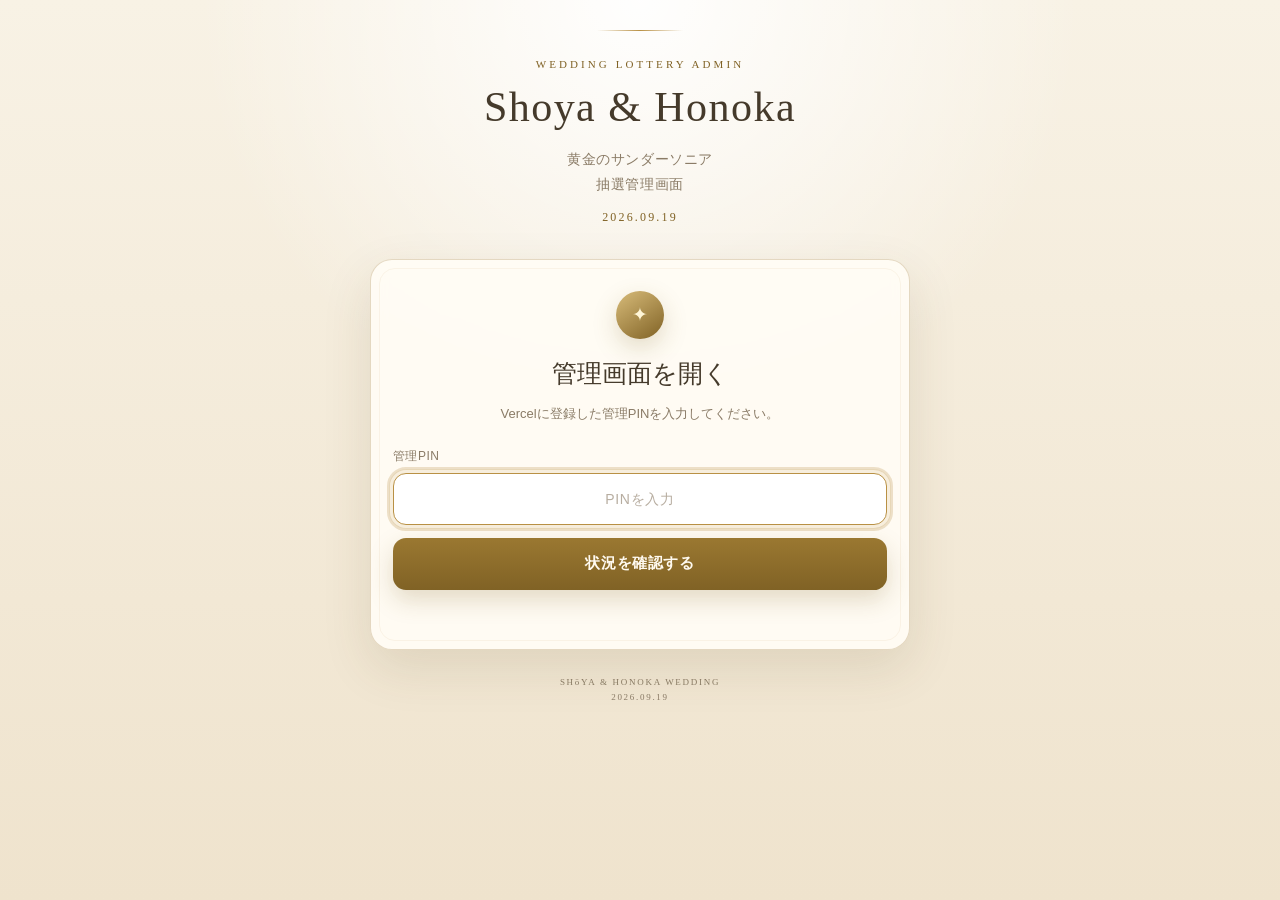
<file: admin.html>
<!DOCTYPE html>
<html lang="ja">
<head>
  <meta charset="UTF-8">

  <meta
    name="viewport"
    content="width=device-width, initial-scale=1, viewport-fit=cover"
  >

  <meta
    name="robots"
    content="noindex, nofollow, noarchive"
  >

  <meta
    name="theme-color"
    content="#f8f2e5"
  >

  <title>Wedding Lottery Admin</title>

  <link
    rel="stylesheet"
    href="admin.css"
  >
</head>

<body>

  <main class="admin-page">

    <!-- ヘッダー -->
    <header class="admin-header">

     <p
  id="modeLabel"
  class="admin-eyebrow"
>
  WEDDING LOTTERY ADMIN
</p>

      <h1>
        Shoya &amp; Honoka
      </h1>

      <p class="admin-subtitle">
        黄金のサンダーソニア<br>
        抽選管理画面
      </p>

      <p class="admin-date">
        2026.09.19
      </p>

    </header>


    <!-- ログイン画面 -->
    <section
      id="loginCard"
      class="admin-card login-card"
      aria-labelledby="loginTitle"
    >

      <div
        class="login-symbol"
        aria-hidden="true"
      >
        ✦
      </div>

      <h2
        id="loginTitle"
        class="section-title"
      >
        管理画面を開く
      </h2>

      <p class="section-description">
        Vercelに登録した管理PINを入力してください。
      </p>

      <label
        class="field-label"
        for="adminPin"
      >
        管理PIN
      </label>

      <input
        id="adminPin"
        class="pin-input"
        type="password"
        inputmode="numeric"
        autocomplete="off"
        maxlength="20"
        placeholder="PINを入力"
      >

      <button
        id="loginButton"
        class="primary-button"
        type="button"
      >
        状況を確認する
      </button>

      <p
        id="loginMessage"
        class="message"
        aria-live="polite"
      ></p>

    </section>


    <!-- 管理画面本体 -->
    <div
      id="adminDashboard"
      class="admin-dashboard hidden"
    >

      <!-- イベント情報 -->
      <section
        class="admin-card event-card"
        aria-labelledby="eventSectionTitle"
      >

        <div class="section-heading-row">

          <div>

            <p class="section-label">
              CURRENT EVENT
            </p>

            <h2
              id="eventSectionTitle"
              class="section-title"
            >
              本番イベント
            </h2>

          </div>

          <div
            id="statusBadge"
            class="status-badge waiting"
          >
            確認中
          </div>

        </div>

        <p
          id="eventName"
          class="event-name"
        >
          —
        </p>

        <div class="event-information">

          <div class="information-row">

            <span class="information-label">
              受付開始
            </span>

            <span
              id="startsAt"
              class="information-value"
            >
              —
            </span>

          </div>

          <div class="information-row">

            <span class="information-label">
              最終締切
            </span>

            <span
              id="endsAt"
              class="information-value"
            >
              —
            </span>

          </div>

          <div class="information-row">

            <span class="information-label">
              抽選状態
            </span>

            <span
              id="drawStatus"
              class="information-value"
            >
              —
            </span>

          </div>

        </div>

      </section>


      <!-- 参加状況 -->
      <section
        class="admin-card"
        aria-labelledby="participantSectionTitle"
      >

        <div class="section-heading-row">

          <div>

            <p class="section-label">
              LIVE STATUS
            </p>

            <h2
              id="participantSectionTitle"
              class="section-title"
            >
              参加状況
            </h2>

          </div>

          <button
            id="refreshButton"
            class="small-button"
            type="button"
          >
            更新
          </button>

        </div>

        <div class="statistics-grid">

          <div class="statistics-card">

            <span
              id="participantCount"
              class="statistics-number"
            >
              0
            </span>

            <span class="statistics-label">
              本番参加者
            </span>

          </div>

          <div class="statistics-card featured">

            <span
              id="sandersoniaCount"
              class="statistics-number"
            >
              0
            </span>

            <span class="statistics-label">
              サンダーソニア
            </span>

          </div>

        </div>

        <p
          id="statusMessage"
          class="message"
          aria-live="polite"
        ></p>

      </section>


      <!-- 抽選操作 -->
      <section
        id="drawCard"
        class="admin-card draw-card"
        aria-labelledby="drawSectionTitle"
      >

        <p class="section-label">
          GOLDEN BLOOM DRAW
        </p>

        <h2
          id="drawSectionTitle"
          class="section-title"
        >
          黄金の一輪を選ぶ
        </h2>

        <div class="warning-box">

          <span
            class="warning-icon"
            aria-hidden="true"
          >
            !
          </span>

          <p>
            ボタンを長押しすると、受付を即時締め切り、
            本番参加者のサンダーソニアから最大3名を抽選します。
            抽選結果は変更できません。
          </p>

        </div>

        <button
          id="drawButton"
          class="draw-button"
          type="button"
        >

          <span
            class="draw-progress"
            aria-hidden="true"
          ></span>

          <span class="draw-button-content">

            <span
              class="draw-icon"
              aria-hidden="true"
            >
              ✦
            </span>

            <span class="draw-main-text">
              3秒長押しで抽選
            </span>

            <span class="draw-sub-text">
              受付終了と抽選を同時に実行します
            </span>

          </span>

        </button>

        <p
          id="drawMessage"
          class="message"
          aria-live="polite"
        ></p>

      </section>


      <!-- 当選者 -->
      <section
        id="winnerCard"
        class="admin-card winner-section"
        aria-labelledby="winnerSectionTitle"
      >

        <p class="section-label">
          GOLDEN WINNERS
        </p>

        <h2
          id="winnerSectionTitle"
          class="section-title"
        >
          当選者
        </h2>

        <div
          id="emptyWinnerMessage"
          class="empty-winner-message"
        >

          <span
            class="empty-winner-symbol"
            aria-hidden="true"
          >
            ✦
          </span>

          <p>
            まだ抽選されていません。
          </p>

        </div>

        <div
          id="winners"
          class="winner-list"
          aria-live="polite"
        ></div>

      </section>


      <!-- ログアウト -->
      <button
  id="resetRehearsalButton"
  class="logout-button hidden"
  type="button"
>
  リハーサルを初期状態へ戻す
</button>
      <button
        id="logoutButton"
        class="logout-button"
        type="button"
      >
        管理画面を閉じる
      </button>

    </div>


    <footer class="admin-footer">

      <p>
        SHōYA &amp; HONOKA WEDDING
      </p>

      <p>
        2026.09.19
      </p>

    </footer>

  </main>


  <!-- 抽選完了演出 -->
  <div
    id="celebrationOverlay"
    class="celebration-overlay hidden"
    aria-hidden="true"
  >

    <div class="celebration-light"></div>

    <div class="celebration-stars">

      <span>✦</span>
      <span>✧</span>
      <span>✦</span>
      <span>✧</span>
      <span>✦</span>
      <span>✧</span>
      <span>✦</span>
      <span>✧</span>

    </div>

    <div class="celebration-content">

      <p class="celebration-english">
        THE GOLDEN BLOOMS
      </p>

      <div
        class="celebration-symbol"
        aria-hidden="true"
      >
        ✦
      </div>

      <h2>
        抽選完了
      </h2>

      <p>
        黄金のサンダーソニアが<br>
        3輪、咲きました。
      </p>

    </div>

  </div>


  <script src="admin.js"></script>

</body>
</html>
</file>
<file: admin.css>
:root {
  --background: #f8f2e5;
  --background-deep: #efe3cd;

  --card: rgba(255, 252, 245, 0.94);
  --card-solid: #fffaf0;

  --text: #453a2b;
  --muted: #8a7b66;

  --border: rgba(166, 132, 76, 0.3);

  --gold: #b99145;
  --gold-light: #d8bc7a;
  --gold-dark: #806225;

  --green: #55725b;
  --green-soft: rgba(85, 114, 91, 0.12);

  --red: #98584e;
  --red-soft: rgba(152, 88, 78, 0.1);

  --shadow:
    0 18px 50px
    rgba(84, 63, 28, 0.12);

  --shadow-strong:
    0 24px 70px
    rgba(84, 63, 28, 0.18);
}

* {
  box-sizing: border-box;
}

html {
  min-height: 100%;
  background: var(--background);
  scroll-behavior: smooth;
}

body {
  margin: 0;
  min-height: 100vh;

  color: var(--text);

  background:
    radial-gradient(
      circle at top,
      rgba(255, 255, 255, 0.95),
      transparent 40%
    ),
    linear-gradient(
      180deg,
      var(--background) 0%,
      var(--background-deep) 100%
    );

  font-family:
    -apple-system,
    BlinkMacSystemFont,
    "Hiragino Sans",
    "Yu Gothic",
    "YuGothic",
    sans-serif;

  -webkit-font-smoothing: antialiased;
  text-rendering: optimizeLegibility;
}

button,
input {
  font: inherit;
}

button {
  touch-action: manipulation;
}

button,
input {
  -webkit-tap-highlight-color: transparent;
}

button:focus-visible,
input:focus-visible {
  outline:
    3px solid
    rgba(185, 145, 69, 0.25);

  outline-offset: 3px;
}

.hidden {
  display: none !important;
}

/* =====================================================
   PAGE
===================================================== */

.admin-page {
  position: relative;

  width: min(680px, 100%);
  min-height: 100vh;

  margin: 0 auto;

  padding:
    max(30px, env(safe-area-inset-top))
    18px
    max(46px, env(safe-area-inset-bottom));
}

/* =====================================================
   HEADER
===================================================== */

.admin-header {
  position: relative;

  margin-bottom: 26px;

  padding:
    28px
    18px
    8px;

  text-align: center;
}

.admin-header::before {
  position: absolute;
  left: 50%;
  top: 0;

  width: 86px;
  height: 1px;

  background:
    linear-gradient(
      90deg,
      transparent,
      var(--gold),
      transparent
    );

  transform: translateX(-50%);

  content: "";
}

.admin-eyebrow {
  margin: 0 0 11px;

  color: var(--gold-dark);

  font-family:
    Georgia,
    "Times New Roman",
    serif;

  font-size: 11px;
  letter-spacing: 0.28em;
}

.admin-header h1 {
  margin: 0;

  font-family:
    Georgia,
    "Times New Roman",
    serif;

  font-size:
    clamp(
      29px,
      7.4vw,
      42px
    );

  font-weight: 500;
  line-height: 1.25;
  letter-spacing: 0.035em;
}

.admin-subtitle {
  margin: 13px 0 0;

  color: var(--muted);

  font-size: 14px;
  line-height: 1.8;
  letter-spacing: 0.04em;
}

.admin-date {
  margin: 13px 0 0;

  color: var(--gold-dark);

  font-family:
    Georgia,
    "Times New Roman",
    serif;

  font-size: 12px;
  letter-spacing: 0.18em;
}

/* =====================================================
   COMMON CARD
===================================================== */

.admin-card {
  position: relative;

  padding:
    25px
    21px;

  overflow: hidden;

  background: var(--card);

  border:
    1px solid
    var(--border);

  border-radius: 22px;

  box-shadow:
    var(--shadow);

  backdrop-filter:
    blur(8px);
}

.admin-card::after {
  position: absolute;
  inset: 8px;

  pointer-events: none;

  border:
    1px solid
    rgba(185, 145, 69, 0.08);

  border-radius: 16px;

  content: "";
}

.admin-card + .admin-card {
  margin-top: 18px;
}

.admin-dashboard {
  animation:
    dashboardReveal
    0.5s
    ease
    both;
}

@keyframes dashboardReveal {
  from {
    opacity: 0;
    transform:
      translateY(8px);
  }

  to {
    opacity: 1;
    transform:
      translateY(0);
  }
}

.section-heading-row {
  position: relative;
  z-index: 1;

  display: flex;
  align-items: flex-start;
  justify-content: space-between;

  gap: 15px;

  margin-bottom: 18px;
}

.section-label {
  position: relative;
  z-index: 1;

  margin: 0 0 6px;

  color: var(--gold-dark);

  font-family:
    Georgia,
    "Times New Roman",
    serif;

  font-size: 10px;
  letter-spacing: 0.22em;
}

.section-title {
  position: relative;
  z-index: 1;

  margin: 0;

  font-family:
    Georgia,
    "Times New Roman",
    serif;

  font-size:
    clamp(
      20px,
      5vw,
      25px
    );

  font-weight: 500;
  line-height: 1.4;
}

.section-description {
  position: relative;
  z-index: 1;

  margin:
    11px
    0
    21px;

  color: var(--muted);

  font-size: 13px;
  line-height: 1.9;
}

/* =====================================================
   LOGIN
===================================================== */

.login-card {
  max-width: 540px;

  margin:
    0
    auto;

  padding:
    31px
    22px
    27px;

  text-align: center;
}

.login-symbol {
  position: relative;
  z-index: 1;

  display: grid;
  place-items: center;

  width: 48px;
  height: 48px;

  margin:
    0
    auto
    17px;

  color: #fff6d7;

  background:
    linear-gradient(
      145deg,
      var(--gold-light),
      var(--gold-dark)
    );

  border-radius: 50%;

  box-shadow:
    0 9px 24px
    rgba(128, 98, 37, 0.22);

  font-family:
    Georgia,
    "Times New Roman",
    serif;

  font-size: 19px;
}

.field-label {
  position: relative;
  z-index: 1;

  display: block;

  margin-bottom: 8px;

  color: var(--muted);

  text-align: left;

  font-size: 12px;
  letter-spacing: 0.04em;
}

.pin-input {
  position: relative;
  z-index: 1;

  width: 100%;
  min-height: 52px;

  padding:
    14px
    16px;

  color: var(--text);

  background:
    rgba(255, 255, 255, 0.88);

  border:
    1px solid
    var(--border);

  border-radius: 13px;

  outline: none;

  text-align: center;

  font-size: 18px;
  letter-spacing: 0.2em;

  transition:
    border-color 0.18s,
    box-shadow 0.18s,
    background 0.18s;
}

.pin-input::placeholder {
  color:
    rgba(138, 123, 102, 0.62);

  font-size: 14px;
  letter-spacing: 0.05em;
}

.pin-input:focus {
  background: #fff;

  border-color:
    var(--gold);

  box-shadow:
    0 0 0 4px
    rgba(185, 145, 69, 0.12);
}

/* =====================================================
   BUTTONS
===================================================== */

.primary-button,
.small-button,
.logout-button {
  position: relative;
  z-index: 1;

  border: none;

  cursor: pointer;

  transition:
    transform 0.16s,
    opacity 0.16s,
    box-shadow 0.16s;
}

.primary-button {
  width: 100%;
  min-height: 52px;

  margin-top: 13px;

  padding:
    14px
    18px;

  color: #fffaf0;

  background:
    linear-gradient(
      180deg,
      #9a7831,
      var(--gold-dark)
    );

  border-radius: 13px;

  box-shadow:
    0 10px 25px
    rgba(128, 98, 37, 0.22);

  font-size: 15px;
  font-weight: 700;
  letter-spacing: 0.04em;
}

.primary-button:active,
.small-button:active,
.logout-button:active {
  transform:
    translateY(1px)
    scale(0.99);
}

.primary-button:disabled,
.small-button:disabled,
.logout-button:disabled {
  opacity: 0.52;
  cursor: default;
  box-shadow: none;
}

.small-button {
  flex: 0 0 auto;

  min-width: 68px;
  min-height: 38px;

  padding:
    9px
    14px;

  color: var(--text);

  background:
    rgba(255, 255, 255, 0.78);

  border:
    1px solid
    var(--border);

  border-radius: 999px;

  font-size: 12px;
}

.logout-button {
  display: block;

  width: 100%;
  min-height: 48px;

  margin-top: 18px;

  color: var(--muted);

  background: transparent;

  border:
    1px solid
    rgba(138, 123, 102, 0.25);

  border-radius: 13px;

  font-size: 13px;
}

/* =====================================================
   EVENT CARD
===================================================== */

.event-card {
  background:
    linear-gradient(
      180deg,
      rgba(255, 252, 245, 0.97),
      rgba(249, 240, 220, 0.94)
    );
}

.event-name {
  position: relative;
  z-index: 1;

  margin:
    0
    0
    20px;

  color: var(--text);

  font-family:
    Georgia,
    "Times New Roman",
    serif;

  font-size:
    clamp(
      21px,
      5.4vw,
      28px
    );

  font-weight: 500;
  line-height: 1.45;
}

.status-badge {
  position: relative;
  z-index: 1;

  display: inline-flex;
  align-items: center;

  gap: 7px;

  min-height: 34px;

  padding:
    7px
    12px;

  border-radius: 999px;

  font-size: 12px;
  white-space: nowrap;
}

.status-badge::before {
  width: 8px;
  height: 8px;

  border-radius: 50%;

  background: currentColor;

  content: "";
}

.status-badge.open {
  color: var(--green);
  background: var(--green-soft);
}

.status-badge.waiting {
  color: var(--gold-dark);

  background:
    rgba(185, 145, 69, 0.12);
}

.status-badge.closed {
  color: var(--red);
  background: var(--red-soft);
}

.event-information {
  position: relative;
  z-index: 1;

  overflow: hidden;

  background:
    rgba(255, 255, 255, 0.5);

  border:
    1px solid
    rgba(166, 132, 76, 0.18);

  border-radius: 15px;
}

.information-row {
  display: flex;
  align-items: flex-start;
  justify-content: space-between;

  gap: 14px;

  padding:
    14px
    15px;
}

.information-row + .information-row {
  border-top:
    1px solid
    rgba(166, 132, 76, 0.16);
}

.information-label {
  flex: 0 0 auto;

  color: var(--muted);

  font-size: 12px;
}

.information-value {
  text-align: right;

  font-size: 13px;
  font-weight: 600;
  line-height: 1.5;
}

/* =====================================================
   STATISTICS
===================================================== */

.statistics-grid {
  position: relative;
  z-index: 1;

  display: grid;

  grid-template-columns:
    repeat(2, minmax(0, 1fr));

  gap: 12px;
}

.statistics-card {
  display: flex;
  min-height: 118px;

  padding:
    18px
    12px;

  flex-direction: column;
  align-items: center;
  justify-content: center;

  background:
    rgba(255, 255, 255, 0.68);

  border:
    1px solid
    rgba(166, 132, 76, 0.2);

  border-radius: 16px;

  text-align: center;

  box-shadow:
    0 8px 22px
    rgba(84, 63, 28, 0.07);
}

.statistics-card.featured {
  background:
    radial-gradient(
      circle at top,
      rgba(255, 249, 217, 0.98),
      rgba(236, 213, 147, 0.5)
    );

  border-color:
    rgba(185, 145, 69, 0.42);
}

.statistics-number {
  display: block;

  margin-bottom: 8px;

  color: var(--gold-dark);

  font-family:
    Georgia,
    "Times New Roman",
    serif;

  font-size: 39px;
  line-height: 1;
}

.statistics-label {
  color: var(--muted);

  font-size: 12px;
  line-height: 1.5;
}


/* =====================================================
   MESSAGE
===================================================== */

.message {
  position: relative;
  z-index: 1;

  min-height: 1.5em;

  margin:
    14px
    0
    0;

  color: var(--muted);

  text-align: center;

  font-size: 12px;
  line-height: 1.7;
}

.message.error {
  color: var(--red);
}

.message.success {
  color: var(--green);
}


/* =====================================================
   DRAW CARD
===================================================== */

.draw-card {
  background:
    radial-gradient(
      circle at 50% 0%,
      rgba(255, 251, 225, 0.98),
      rgba(250, 240, 216, 0.96) 66%
    );

  border-color:
    rgba(185, 145, 69, 0.48);
}

.warning-box {
  position: relative;
  z-index: 1;

  display: flex;
  align-items: flex-start;

  gap: 11px;

  margin:
    18px
    0;

  padding: 14px;

  color: #745a35;

  background:
    rgba(185, 145, 69, 0.09);

  border:
    1px solid
    rgba(185, 145, 69, 0.24);

  border-radius: 13px;
}

.warning-icon {
  display: grid;
  flex: 0 0 26px;

  width: 26px;
  height: 26px;

  place-items: center;

  color: #fffaf0;

  background:
    var(--gold-dark);

  border-radius: 50%;

  font-family:
    Georgia,
    "Times New Roman",
    serif;

  font-size: 13px;
  font-weight: 700;
}

.warning-box p {
  margin: 0;

  font-size: 12px;
  line-height: 1.8;
}

.draw-button {
  position: relative;
  z-index: 1;

  width: 100%;
  min-height: 86px;

  padding: 0;

  overflow: hidden;

  color: #fff8dc;

  background:
    linear-gradient(
      135deg,
      #9d742b 0%,
      #76531d 52%,
      #4e3612 100%
    );

  border:
    1px solid
    rgba(255, 232, 156, 0.28);

  border-radius: 17px;

  box-shadow:
    0 12px 29px
    rgba(91, 61, 17, 0.25),
    inset 0 0 32px
    rgba(255, 235, 169, 0.05);

  cursor: pointer;

  user-select: none;
  -webkit-user-select: none;

  transition:
    transform 0.15s,
    opacity 0.15s,
    box-shadow 0.15s;
}

.draw-button:active:not(:disabled) {
  transform:
    scale(0.993);
}

.draw-button:disabled {
  color:
    rgba(255, 255, 255, 0.72);

  background:
    linear-gradient(
      180deg,
      #9c927e,
      #7c7466
    );

  border-color:
    rgba(255, 255, 255, 0.12);

  box-shadow: none;

  cursor: default;
}

.draw-progress {
  position: absolute;
  inset:
    0
    auto
    0
    0;

  width:
    var(--hold-progress, 0%);

  pointer-events: none;

  background:
    linear-gradient(
      90deg,
      rgba(255, 226, 118, 0.13),
      rgba(255, 232, 145, 0.5)
    );

  box-shadow:
    0 0 30px
    rgba(255, 214, 85, 0.2);
}

.draw-button-content {
  position: relative;
  z-index: 1;

  display: flex;
  min-height: 86px;

  padding: 14px;

  flex-direction: column;
  align-items: center;
  justify-content: center;
}

.draw-icon {
  margin-bottom: 4px;

  color: #ffe9a3;

  font-size: 15px;
}

.draw-main-text {
  font-size: 16px;
  font-weight: 700;
  letter-spacing: 0.04em;
}

.draw-sub-text {
  margin-top: 4px;

  opacity: 0.78;

  font-size: 10px;
  line-height: 1.5;
}


/* =====================================================
   WINNERS
===================================================== */

.winner-section {
  min-height: 180px;
}

.empty-winner-message {
  position: relative;
  z-index: 1;

  display: flex;

  padding:
    29px
    16px;

  flex-direction: column;
  align-items: center;

  color: var(--muted);

  border:
    1px dashed
    rgba(166, 132, 76, 0.34);

  border-radius: 14px;

  text-align: center;
}

.empty-winner-symbol {
  margin-bottom: 9px;

  color: var(--gold);

  font-size: 18px;
}

.empty-winner-message p {
  margin: 0;

  font-size: 12px;
}

.winner-list {
  position: relative;
  z-index: 1;

  display: grid;
  gap: 11px;
}

.winner {
  display: flex;
  align-items: center;

  gap: 14px;

  padding: 15px;

  background:
    linear-gradient(
      135deg,
      rgba(255, 252, 231, 0.98),
      rgba(239, 216, 151, 0.55)
    );

  border:
    1px solid
    rgba(185, 145, 69, 0.4);

  border-radius: 15px;

  box-shadow:
    0 7px 18px
    rgba(101, 72, 26, 0.09);

  animation:
    winnerReveal
    0.55s
    ease
    both;
}

.winner:nth-child(2) {
  animation-delay: 0.12s;
}

.winner:nth-child(3) {
  animation-delay: 0.24s;
}

@keyframes winnerReveal {
  from {
    opacity: 0;

    transform:
      translateY(9px)
      scale(0.98);
  }

  to {
    opacity: 1;

    transform:
      translateY(0)
      scale(1);
  }
}

.winner-number {
  display: grid;
  flex: 0 0 40px;

  width: 40px;
  height: 40px;

  place-items: center;

  color: #fff9e8;

  background:
    linear-gradient(
      180deg,
      #ae8437,
      #79581f
    );

  border-radius: 50%;

  box-shadow:
    0 5px 12px
    rgba(105, 73, 21, 0.22);

  font-family:
    Georgia,
    "Times New Roman",
    serif;

  font-size: 16px;
}

.winner-name {
  min-width: 0;

  overflow-wrap: anywhere;

  font-size: 16px;
  font-weight: 700;
  line-height: 1.5;
}


/* =====================================================
   FOOTER
===================================================== */

.admin-footer {
  margin-top: 27px;

  color: var(--muted);

  text-align: center;
}

.admin-footer p {
  margin:
    5px
    0;

  font-family:
    Georgia,
    "Times New Roman",
    serif;

  font-size: 9px;
  letter-spacing: 0.19em;
}


/* =====================================================
   CELEBRATION OVERLAY
===================================================== */

.celebration-overlay {
  position: fixed;
  inset: 0;
  z-index: 1000;

  display: grid;
  place-items: center;

  overflow: hidden;

  background:
    radial-gradient(
      circle at center,
      rgba(255, 245, 185, 0.97) 0%,
      rgba(196, 143, 46, 0.94) 32%,
      rgba(79, 48, 12, 0.97) 72%,
      rgba(28, 16, 5, 0.99) 100%
    );

  animation:
    overlayReveal
    0.55s
    ease
    both;
}

@keyframes overlayReveal {
  from {
    opacity: 0;
  }

  to {
    opacity: 1;
  }
}

.celebration-light {
  position: absolute;
  left: 50%;
  top: 50%;

  width: 500px;
  height: 500px;

  background:
    radial-gradient(
      circle,
      rgba(255, 255, 225, 0.9) 0%,
      rgba(255, 225, 119, 0.35) 36%,
      transparent 70%
    );

  border-radius: 50%;

  transform:
    translate(-50%, -50%);

  animation:
    celebrationLightPulse
    2s
    ease-in-out
    infinite;
}

@keyframes celebrationLightPulse {
  0%,
  100% {
    opacity: 0.65;

    transform:
      translate(-50%, -50%)
      scale(0.9);
  }

  50% {
    opacity: 1;

    transform:
      translate(-50%, -50%)
      scale(1.12);
  }
}

.celebration-stars {
  position: absolute;
  inset: 0;

  pointer-events: none;
}

.celebration-stars span {
  position: absolute;

  color:
    rgba(255, 244, 190, 0.95);

  text-shadow:
    0 0 12px
    rgba(255, 205, 61, 0.8);

  animation:
    celebrationStarFloat
    3.8s
    ease-in-out
    infinite;
}

.celebration-stars span:nth-child(1) {
  left: 12%;
  top: 12%;

  font-size: 18px;
}

.celebration-stars span:nth-child(2) {
  right: 14%;
  top: 17%;

  font-size: 12px;
  animation-delay: 0.4s;
}

.celebration-stars span:nth-child(3) {
  left: 8%;
  top: 46%;

  font-size: 14px;
  animation-delay: 0.8s;
}

.celebration-stars span:nth-child(4) {
  right: 9%;
  top: 53%;

  font-size: 20px;
  animation-delay: 1.2s;
}

.celebration-stars span:nth-child(5) {
  left: 20%;
  bottom: 13%;

  font-size: 13px;
  animation-delay: 1.6s;
}

.celebration-stars span:nth-child(6) {
  right: 19%;
  bottom: 11%;

  font-size: 18px;
  animation-delay: 2s;
}

.celebration-stars span:nth-child(7) {
  left: 43%;
  top: 8%;

  font-size: 10px;
  animation-delay: 2.4s;
}

.celebration-stars span:nth-child(8) {
  right: 41%;
  bottom: 8%;

  font-size: 12px;
  animation-delay: 2.8s;
}

@keyframes celebrationStarFloat {
  0%,
  100% {
    opacity: 0.32;

    transform:
      translateY(6px)
      scale(0.85);
  }

  50% {
    opacity: 1;

    transform:
      translateY(-8px)
      scale(1.18);
  }
}

.celebration-content {
  position: relative;
  z-index: 2;

  width:
    min(
      430px,
      calc(100% - 40px)
    );

  padding:
    34px
    22px;

  color: #fff6ce;

  text-align: center;

  border:
    1px solid
    rgba(255, 234, 156, 0.5);

  background:
    rgba(45, 27, 8, 0.46);

  border-radius: 22px;

  box-shadow:
    0 0 80px
    rgba(255, 196, 51, 0.3);

  backdrop-filter:
    blur(6px);

  animation:
    celebrationContentReveal
    0.8s
    0.25s
    cubic-bezier(.2, .8, .2, 1)
    both;
}

@keyframes celebrationContentReveal {
  from {
    opacity: 0;

    transform:
      translateY(18px)
      scale(0.94);
  }

  to {
    opacity: 1;

    transform:
      translateY(0)
      scale(1);
  }
}

.celebration-english {
  margin:
    0
    0
    17px;

  color: #ffe7a1;

  font-family:
    Georgia,
    "Times New Roman",
    serif;

  font-size: 10px;
  letter-spacing: 0.24em;
}

.celebration-symbol {
  margin-bottom: 12px;

  color: #ffe79e;

  font-size: 34px;

  text-shadow:
    0 0 25px
    rgba(255, 220, 95, 0.8);
}

.celebration-content h2 {
  margin:
    0
    0
    13px;

  font-family:
    Georgia,
    "Times New Roman",
    serif;

  font-size:
    clamp(
      30px,
      9vw,
      44px
    );

  font-weight: 500;
  letter-spacing: 0.08em;

  text-shadow:
    0 0 22px
    rgba(255, 225, 118, 0.42);
}

.celebration-content > p:last-child {
  margin: 0;

  font-size: 14px;
  line-height: 2;
}


/* =====================================================
   RESPONSIVE
===================================================== */

@media (max-width: 480px) {

  .admin-page {
    padding-left: 13px;
    padding-right: 13px;
  }

  .admin-card {
    padding:
      22px
      17px;

    border-radius: 19px;
  }

  .section-heading-row {
    align-items: center;
  }

  .event-name {
    font-size: 22px;
  }

  .information-value {
    max-width: 65%;
  }

  .draw-main-text {
    font-size: 15px;
  }

  .celebration-content {
    padding:
      30px
      18px;
  }

}

@media (max-width: 350px) {

  .statistics-grid {
    grid-template-columns: 1fr;
  }

  .information-row {
    display: block;
  }

  .information-value {
    display: block;
    max-width: none;

    margin-top: 5px;

    text-align: left;
  }

}


/* =====================================================
   REDUCED MOTION
===================================================== */

@media (
  prefers-reduced-motion: reduce
) {

  *,
  *::before,
  *::after {
    scroll-behavior: auto !important;

    animation-duration:
      0.01ms !important;

    animation-iteration-count:
      1 !important;

    transition-duration:
      0.01ms !important;
  }

}
</file>
